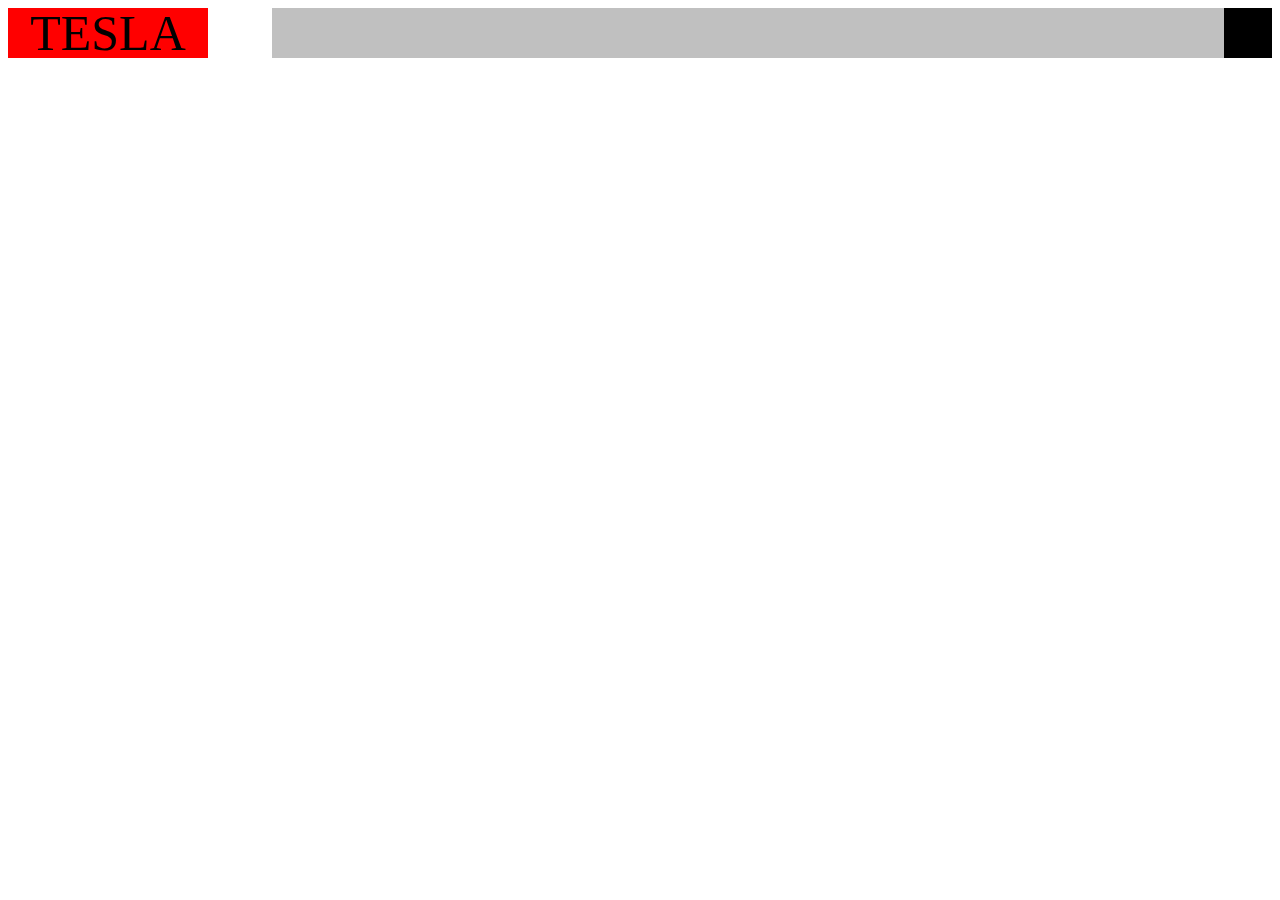
<file: firstproject/index.html>
<!DOCTYPE html>
<html lang="en">
<head>
    <meta charset="UTF-8">
    <meta http-equiv="X-UA-Compatible" content="IE=edge">
    <meta name="viewport" content="width=device-width, initial-scale=1.0">
    <title>Document</title>
    <link rel="stylesheet" href="index.css">
</head>
<body>
    <div class="header">
        <div class="logo">
            TESLA
        
        </div>
        <div class="nav">
            <div class="navs">
                <div class>

                </div>
            </div>

            <div class="small"></div>

        </div>

        </div>

        </div>
    </div>
    
</body>
</html>
</file>
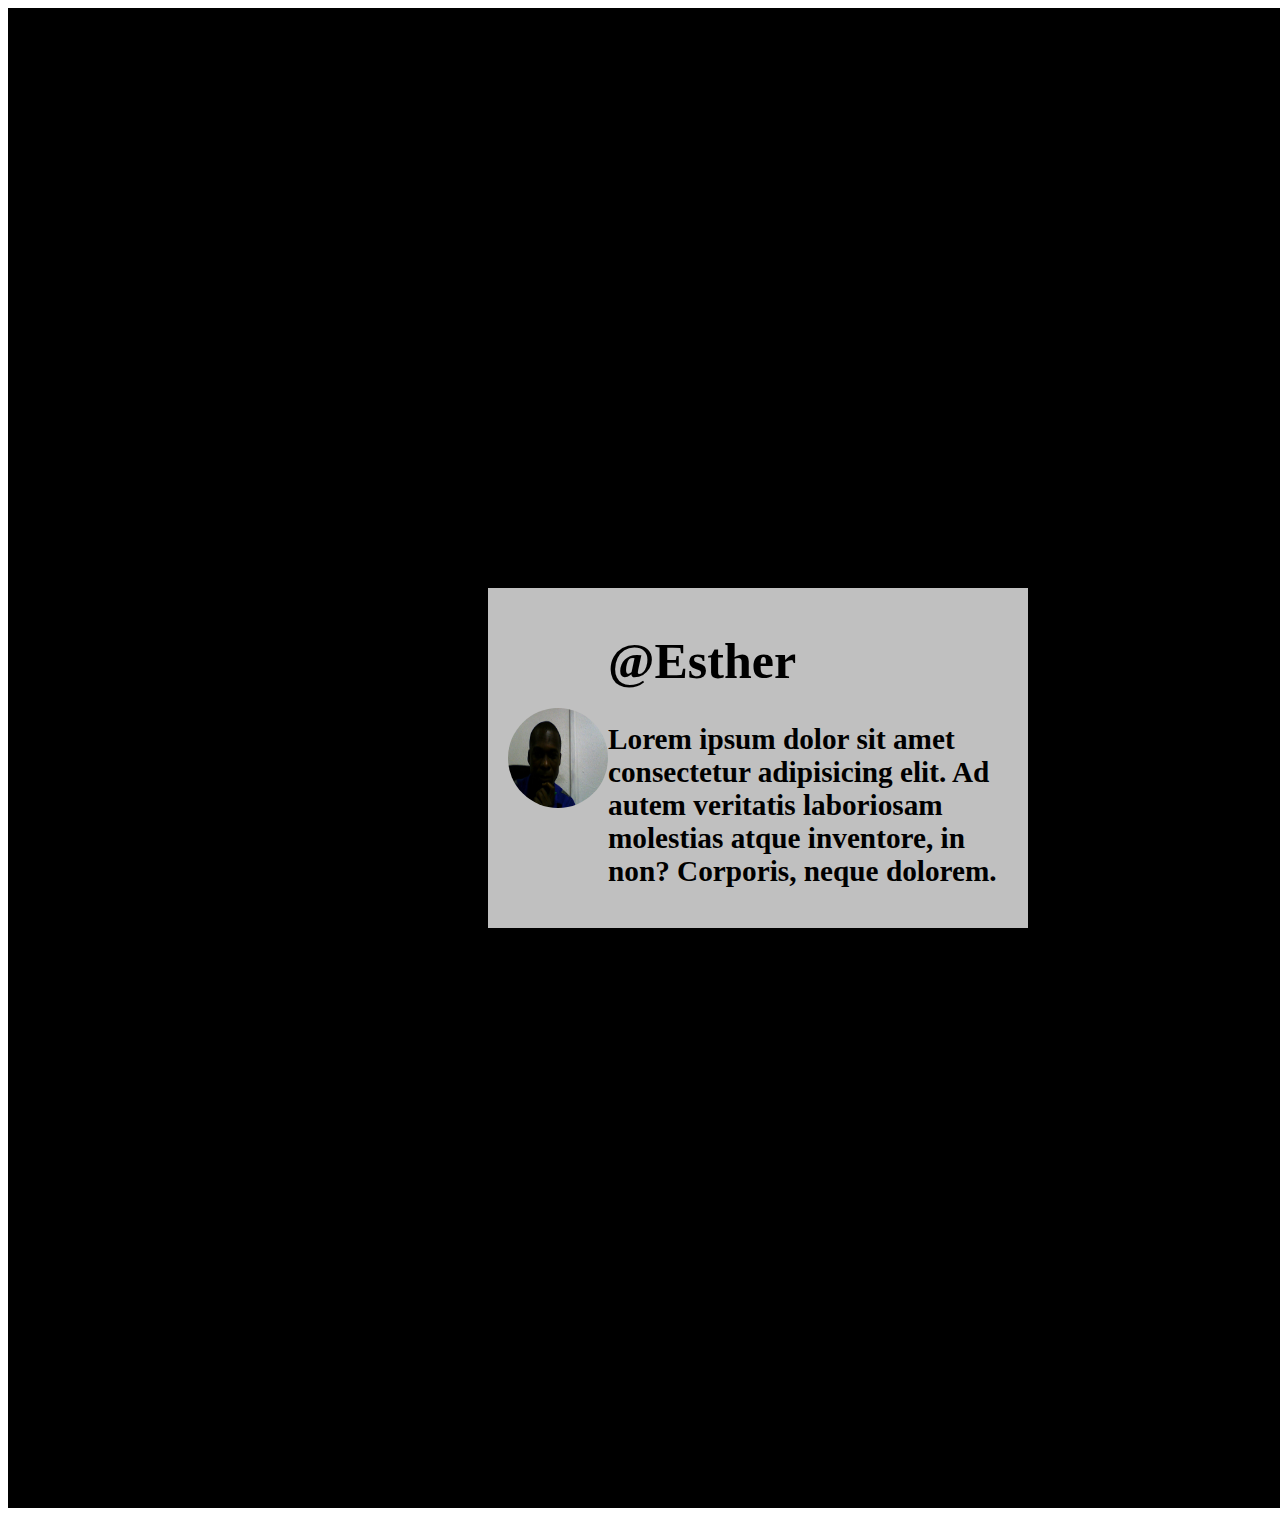
<file: practicehtml/index.html>
<!DOCTYPE html>
<html lang="en">

<head>
    <title>my first website</title>
    <style>
        .container {
            display: flex;
            justify-content: center;
            align-items : center;
            background-color: black;
            height: 1500px;
            width: 1500px;
            font-size: 25px;
        }

        img {
            width: 100px;
            height: 100px;
            border-radius: 100%;
            display: flex;
            align-items: center;
        } 
    </style>
</head>

<body>
     <div class="container">
        <div style="display:flex; 
        height:300px;
        width:500px;
        padding:20px;
        background-color: silver;
        justify-content: center;
        align-items: center;
        ">
            <img src="./New folder/1.jpg" alt="">
            <div class=*left*>
            <h1>@Esther</h1>
            <h3>Lorem ipsum dolor sit amet consectetur adipisicing elit. Ad autem veritatis laboriosam molestias atque
                inventore, in non? Corporis, neque dolorem.</h3>


        </div>
    </div>

    <p></p>
</body>

</html>
</file>
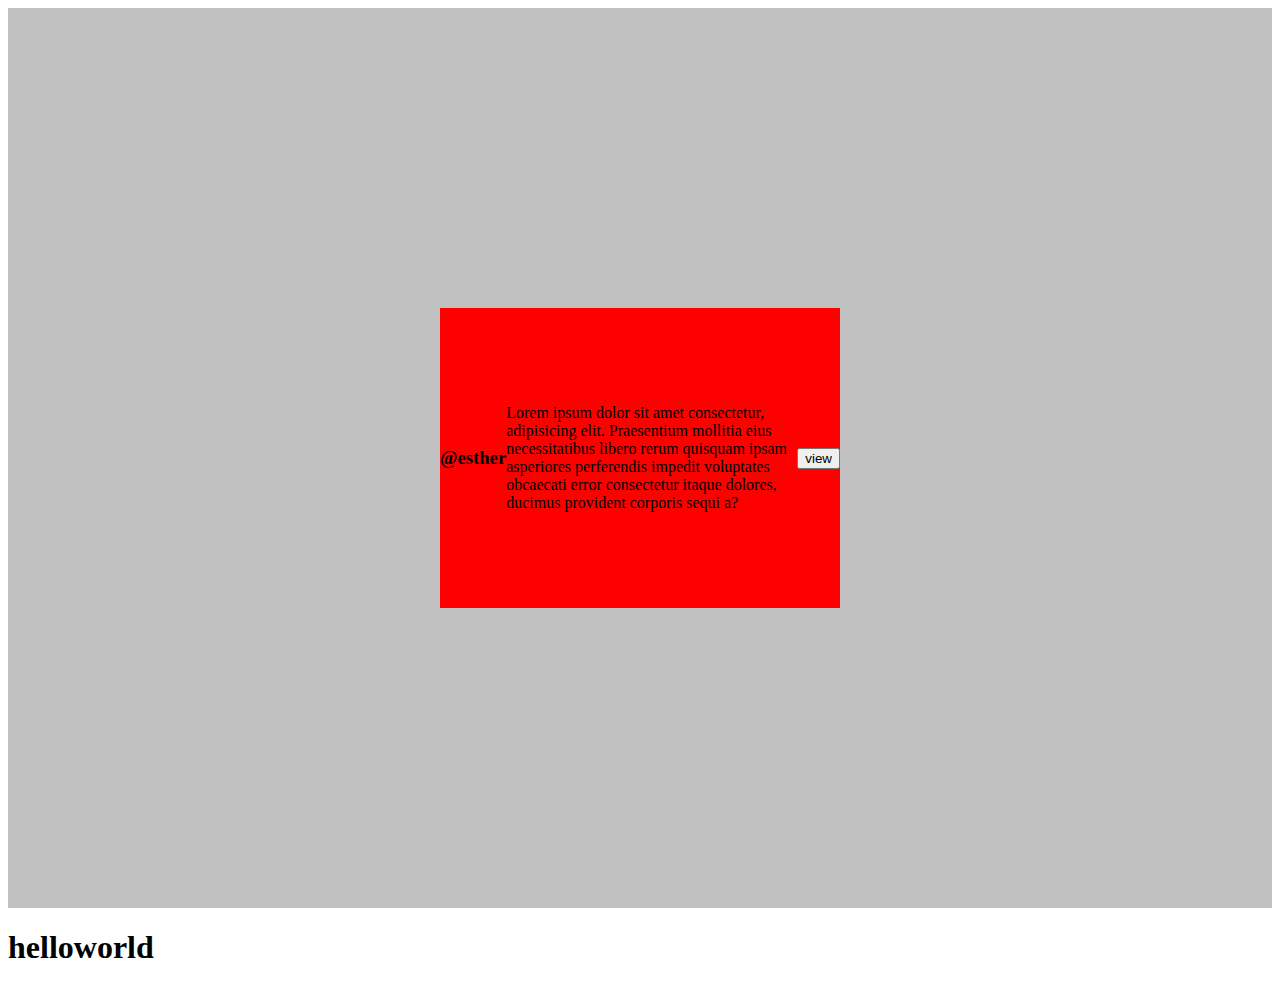
<file: Stying class/index.html>
<!DOCTYPE html>
<html lang="en">
<head>
    
    <title>simple website</title>
    <link rel = "stylesheet" href="style.css"/>
</head>
<body>
    <div class="container">
        <div class="card" >
            <img />
            <h3>@esther</h3>
            <p>Lorem ipsum dolor sit amet consectetur, adipisicing elit. Praesentium mollitia eius necessitatibus libero rerum quisquam ipsam asperiores perferendis impedit voluptates obcaecati error consectetur itaque dolores, ducimus provident corporis sequi a?</p>
            <button>view</button>
        </div>

    </div>
    <h1>helloworld</h1>
</body>
</html>
</file>
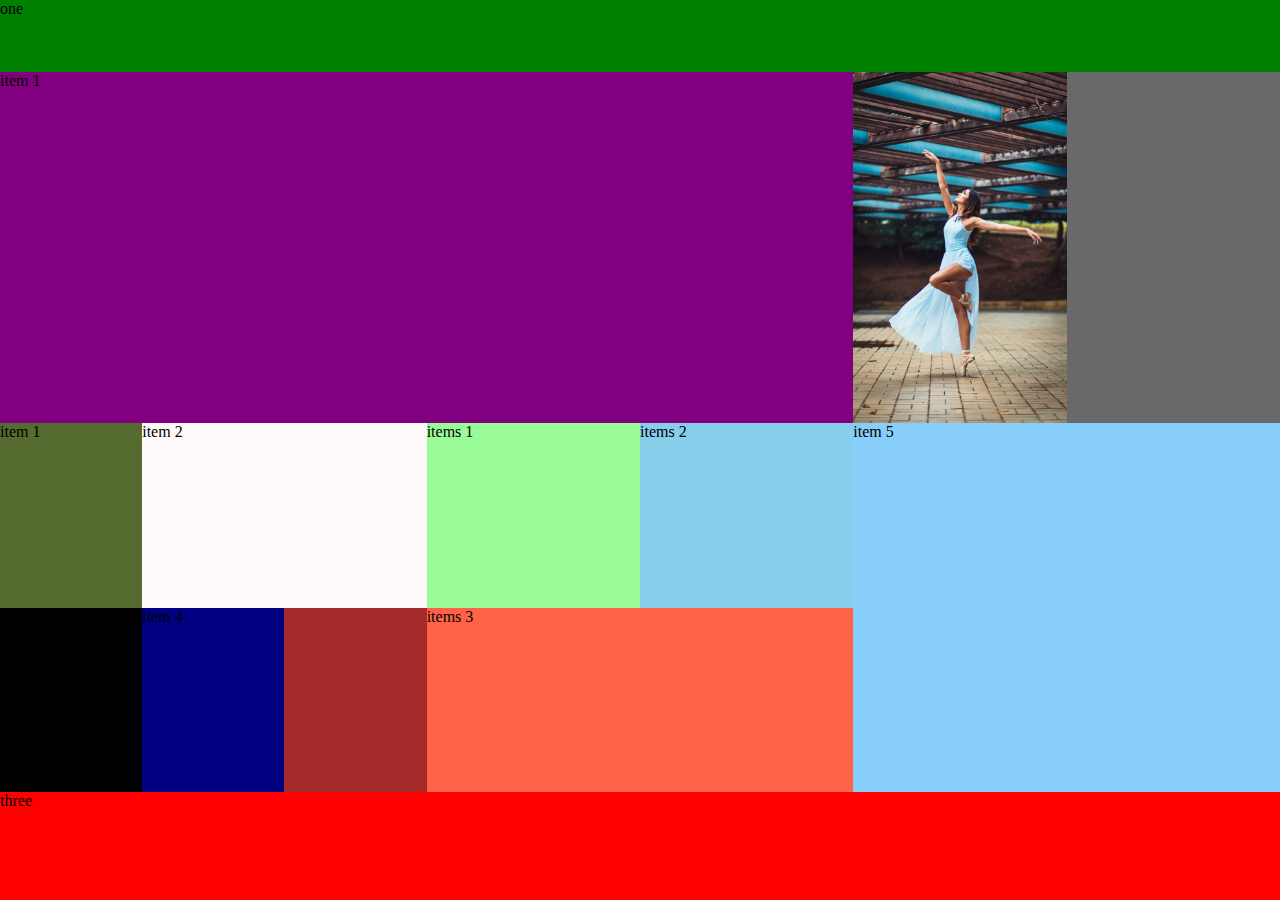
<file: down/display grid/index.html>
<!DOCTYPE html>
<html lang="en">
<head>
    <meta charset="UTF-8">
    <meta http-equiv="X-UA-Compatible" content="IE=edge">
    <meta name="viewport" content="width=device-width, initial-scale=1.0">
    <title>grid</title>
    <link rel="stylesheet" href="./index.css">
</head>
<body>
    <div class="container">
       <div class="header">one </div>
       <div class="middle">
        <div class="item1">item 1</div>
        <div class="item2">
            <div class="one"></div>
            <div class="two"></div>
        </div>
        <div class="item3">
            <div class="three1">item 1</div>
            <div class="three2">item 2</div>
            <div class="three3">item 3</div>
            <div class="three4">item 4</div>
        </div>
        <div class="item4">
            <div class="four1">items 1</div>
            <div class="four2">items 2</div>
            <div class="four3">items 3</div>
        </div>
        <div class="item5">item 5</div> </div>
       <div class="footer">three</div>
    </div>
</body>
</html>
</file>
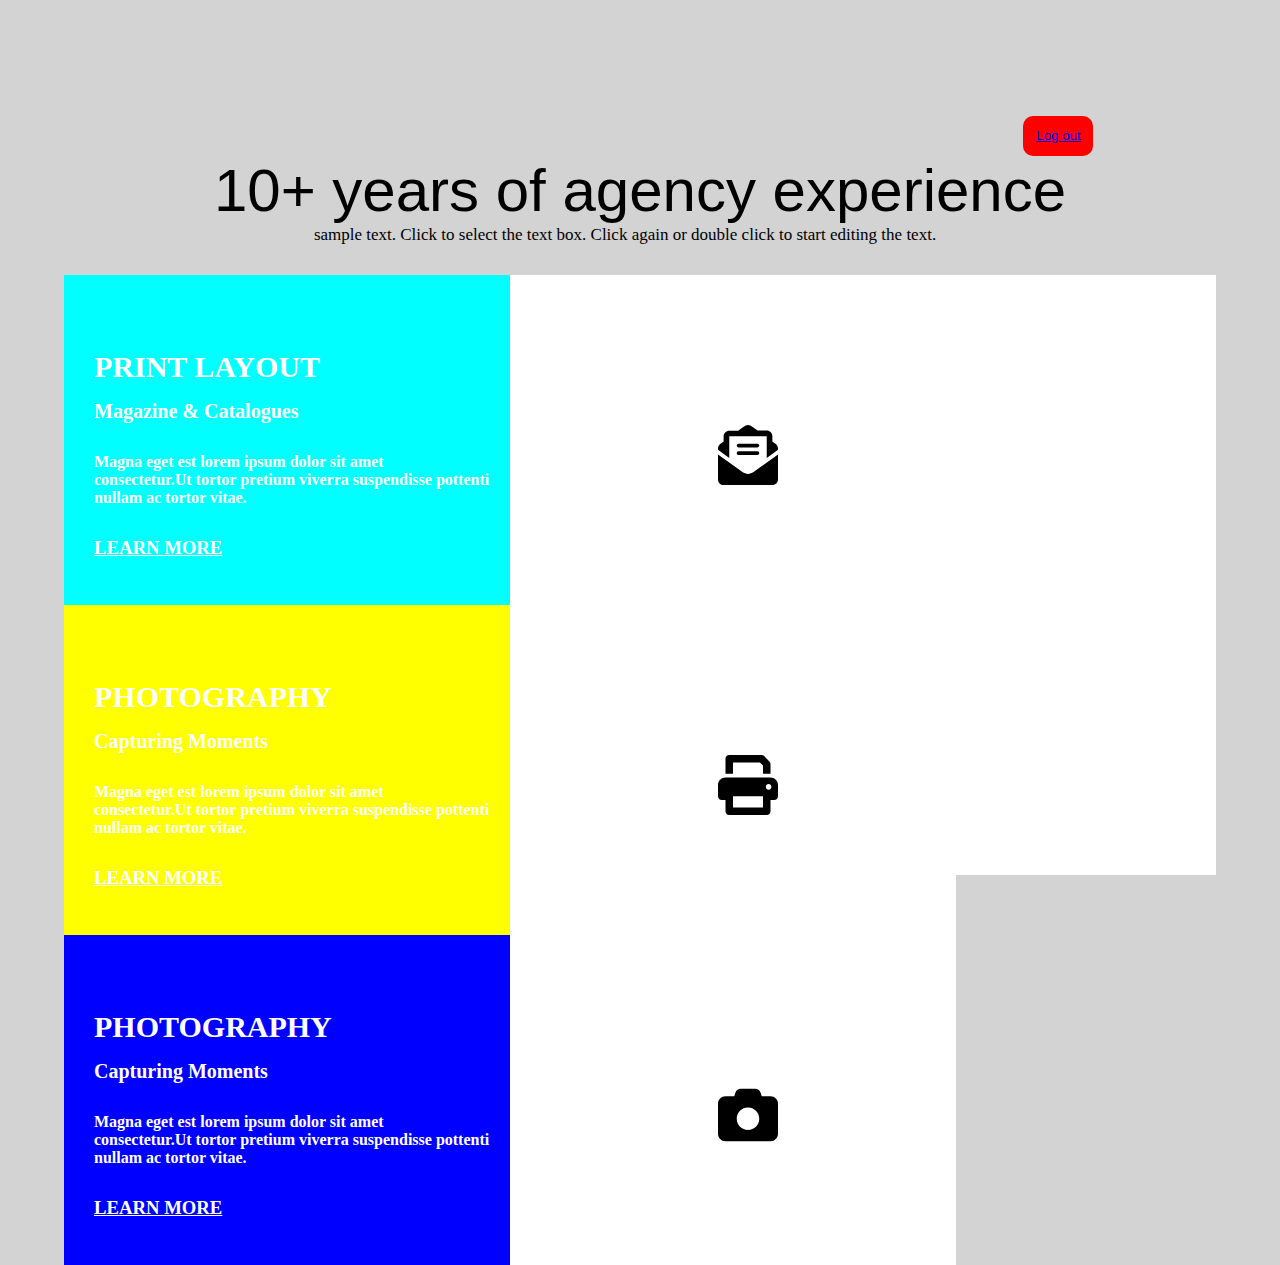
<file: new/newfile/index.html>
<!DOCTYPE html>
<html lang="en">
<head>
    
    <title>newfile</title>
    <link rel="stylesheet" href="./style.css">
</head>
<body>
  <div>
    <div class="head">
      <button><a href="down.html">Log out</a></button>
      <p>10+ years of agency experience</p>
    </div>
    <div>
      <h5> sample text. Click to select the text box. Click again or double click to start editing the text. </h5>
    </div>
  </div>
  <div class="container">
    <div class="box">
      <div>
        <div>
         <h1>PRINT LAYOUT</h1>
        </div>
          <div>
            <h2>Magazine & Catalogues</h2>
          </div>
          <div>
            <h4>Magna eget est lorem ipsum dolor sit amet<br> consectetur.Ut tortor pretium viverra suspendisse pottenti nullam ac tortor vitae.</h1>
          </div>
          <div>
           <h3><U>LEARN MORE</U></h3>
          </div>
      </div>
    </div>
    <div class="box two">
      <img src="./images/message.svg" alt="" class="inside">
    </div>
    <div class="box three">
      <div>
        <div>
         <h1>PHOTOGRAPHY</h1>
        </div>
          <div>
            <h2>Capturing Moments</h2>
          </div>
          <div>
            <h4>Magna eget est lorem ipsum dolor sit amet<br> consectetur.Ut tortor pretium viverra suspendisse pottenti nullam ac tortor vitae.</h1>
          </div>
          <div>
           <h3><U>LEARN MORE</U></h3>
          </div>
      </div>
    </div>
    <div class="box four">
      <img src="./images/printer.svg" alt="" class="inside">
    </div>
    <div class="box five">
      <div>
        <div>
         <h1>PHOTOGRAPHY</h1>
        </div>
          <div>
            <h2>Capturing Moments</h2>
          </div>
          <div>
            <h4>Magna eget est lorem ipsum dolor sit amet<br> consectetur.Ut tortor pretium viverra suspendisse pottenti nullam ac tortor vitae.</h1>
          </div>
          <div>
           <h3><U>LEARN MORE</U></h3>
          </div>
        </div>
    </div>
    <div class="box six">
      <img src="./images/camera.svg" alt="esther" class="inside">
    </div>
  </div>  


</body>
</html>
</file>
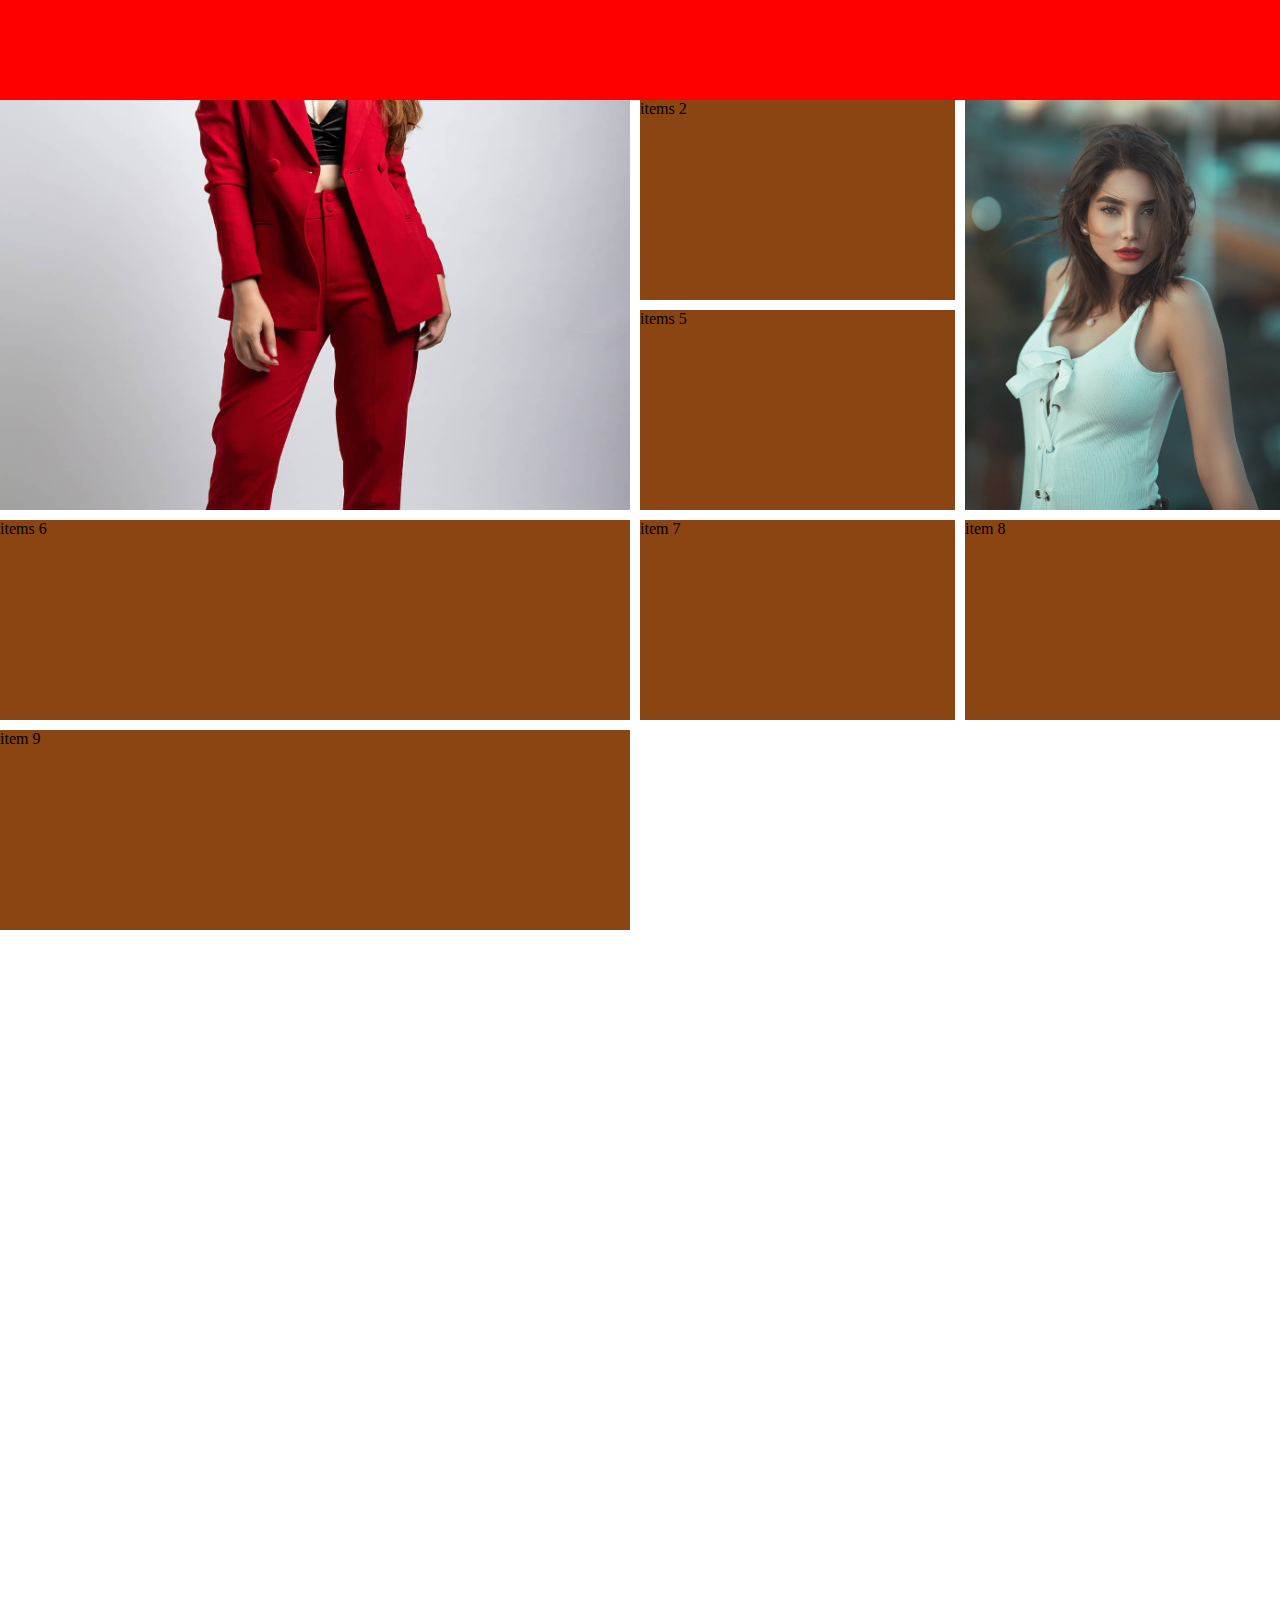
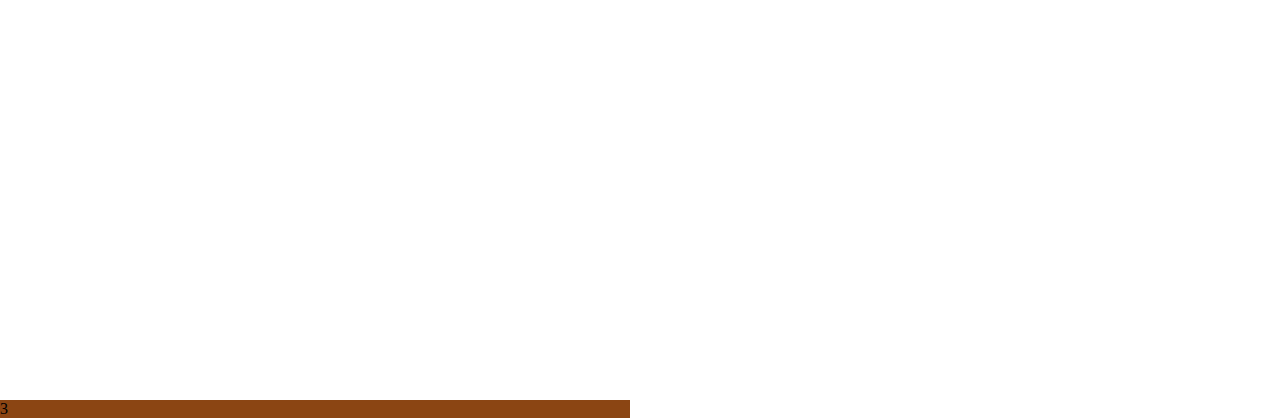
<file: down/display grid/pactice grid/index.html>
<!DOCTYPE html>
<html lang="en">
<head>
    <meta charset="UTF-8">
    <meta http-equiv="X-UA-Compatible" content="IE=edge">
    <meta name="viewport" content="width=device-width, initial-scale=1.0">
    <title>Document</title>
    <link rel="stylesheet" href="./index.css">
</head>
<body>
    <div class="container">
    <div class="header"></div>
    <div class="content">
        <div class="items">
                <img src="./image/284727709_1181295129376127_7382757854527142452_n.jpg">
            </div>
        <div class="items">items 2</div>
        <div class="items">3</div>
        <div class="items">
            <img src="./image/294168767_1201666420394900_4707610409844631683_n.jpg">
        </div>
        <div class="items">items 5</div>
        <div class="items">items 6</div>
        <div class="items">item 7</div>
        <div class="items">item 8</div>
        <div class="items">item 9</div>
    </div>
    <div class="footer"></div>
</div>
    
</body>
</html>
</file>
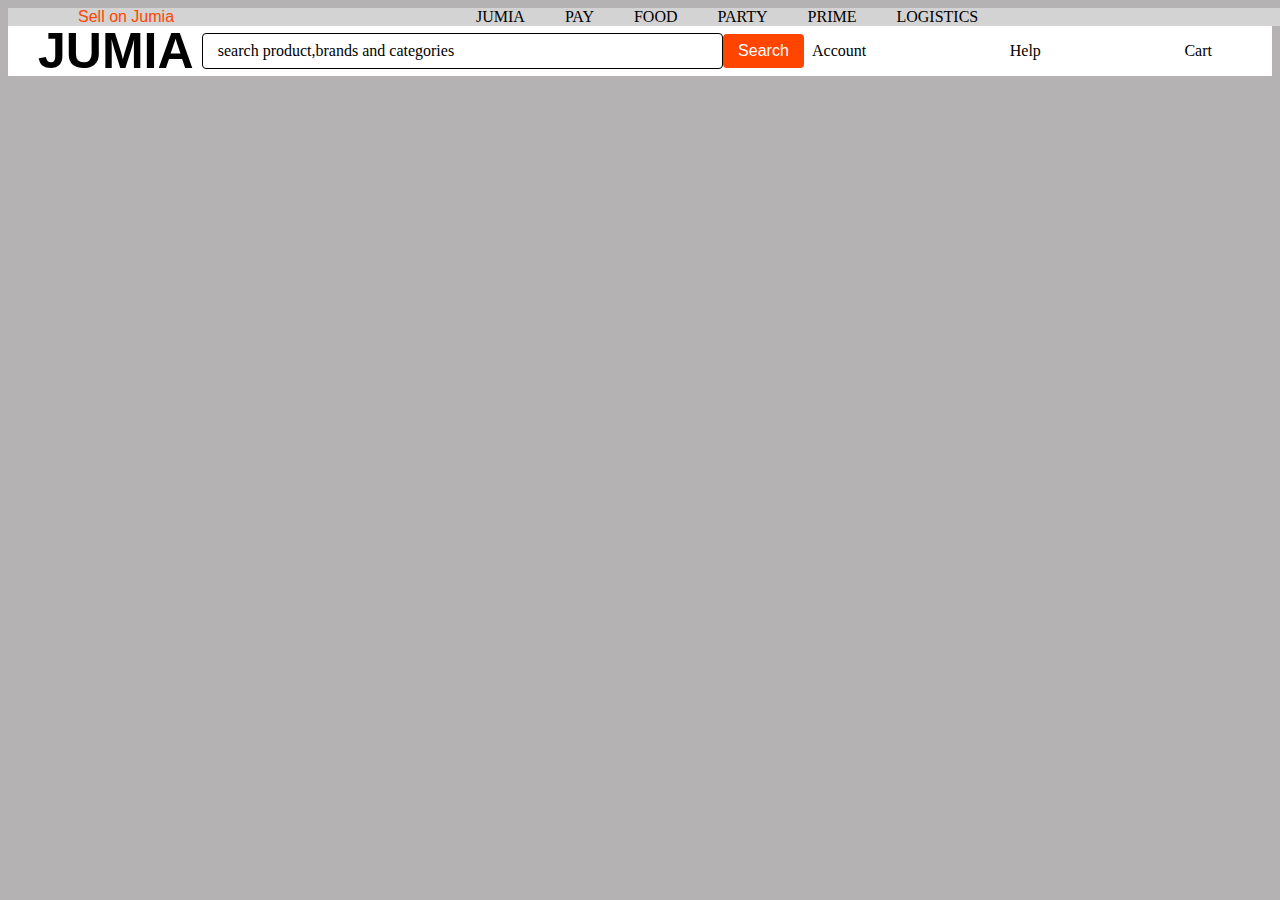
<file: firstproject/image/Jumia/index.html>
<!DOCTYPE html>
<html lang="en">
<head>
    <title>Document</title>
    <link rel ="stylesheet" href="./style.css">
</head>
<body>
    <div class ="header">
        <div class ="aa">
            Sell on Jumia
        </div>
        <div class="bb">
            <div class="box box1">JUMIA</div>
            <div class="box box2">PAY</div>
            <div class="box box3">FOOD</div>
            <div class="box box4">PARTY</div>
            <div class="box box5">PRIME</div>
            <div class="box box6">LOGISTICS</div>
        </div>
    </div>
    
    <div class="body">
        <div class="big">JUMIA</div>
        <div class="bigger">
            <div class="bigger1">search product,brands and categories</div>
            <div class="bigger2">Search</div>
        </div>
        <div class="biggest">
            <div class="biggest1">Account</div>
            <div class="biggest2">Help</div>
            <div class="biggest3">Cart</div>
        </div>
    </div>
</body>
</html>
</file>
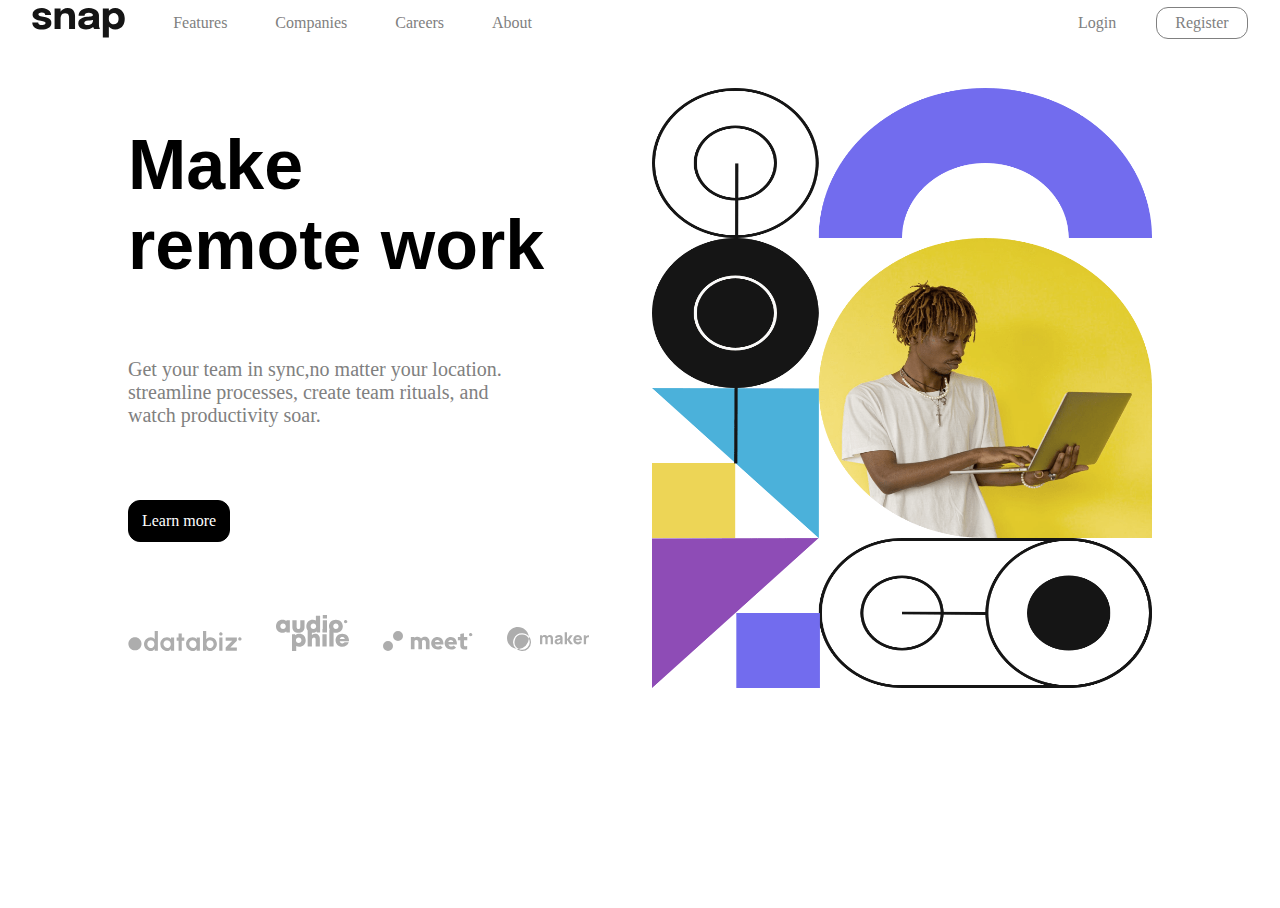
<file: firstproject/image/Jumia/padding/index.html>
<!DOCTYPE html>
<html lang="en">
<head>
    <meta charset="UTF-8">
    <meta http-equiv="X-UA-Compatible" content="IE=edge">
    <meta name="viewport" content="width=device-width, initial-scale=1.0">
    <title>Document</title>
    <link rel="stylesheet" href="./index.css">
</head>
<body>
    <div class="container">
        <div class="header">
            <div class="wrapper">
                <div class="bigBox">
                    <img class="logo" src="./images/logo.svg">
                    <div class="two">Features</div>
                    <div class="three">Companies</div>
                    <div class="four">Careers</div>
                    <div class="five">About</div>
                </div>
                <div class="navLink">
                    <div class="six">Login</div>
                    <div class="seven">Register</div>
                </div> 
            </div>
        </div>
       <div class="second">
            <div class="wrapperTwo">
                <div class="bodyOne">
                    <h1>Make<br> remote work</h1>
                    <div class="point">Get your team in sync,no matter your location. streamline processes, create team rituals, and watch productivity soar.</div>
                    <div class="click">Learn more</div>
                    <div class="under">
                           <img src="./images/client-databiz.svg" alt="">
                          <img src="./images/client-audiophile.svg" alt="">
                         <img src="./images/client-meet.svg" alt="">
                         <img src="./images/client-maker.svg" alt="">
                    </div>
                </div>
                <div class="pics">
                  <img src="./images/image-hero-desktop.png" alt="">
                </div>
            </div>
        </div>
     </div>
</body>
</html>
</file>
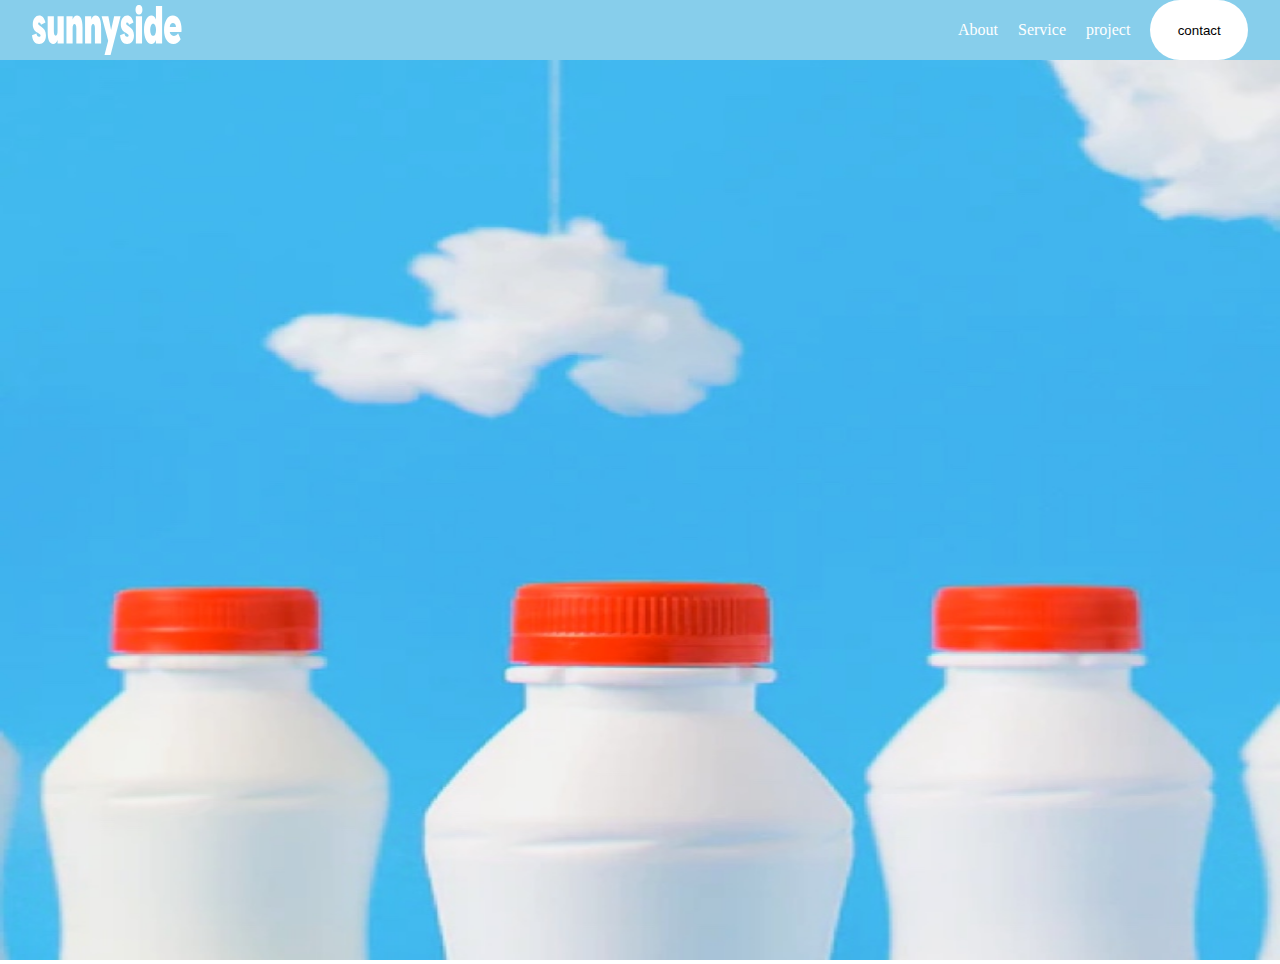
<file: firstproject/image/Jumia/sunnyside/asset/index.html>
<!DOCTYPE html>
<html lang="en">
<head>
    <title>fruits</title>
    <link rel="stylesheet" href="./index.css">
</head>
<body>
    <div class="container">
        <!-- header -->
        <div class="header">
            <!-- header wrap -->
            <div class="wrapper">
                <!-- logo -->
                <img class="logo" src="../images/logo.svg"/>
                <!-- navigation link -->
                <div class="navigation_link">
                  <!-- nav link -->
                  <div class="nav">About</div>
                  <div class="nav">Service</div>
                  <div class="nav">project</div>
                  <!-- button tag -->
                  <button class="button">contact</button>
                </div>

            </div>

        </div>
        <img class="pics" src="../images/image.jpg">

        </div>
    </div>
</body>
</html>
</file>
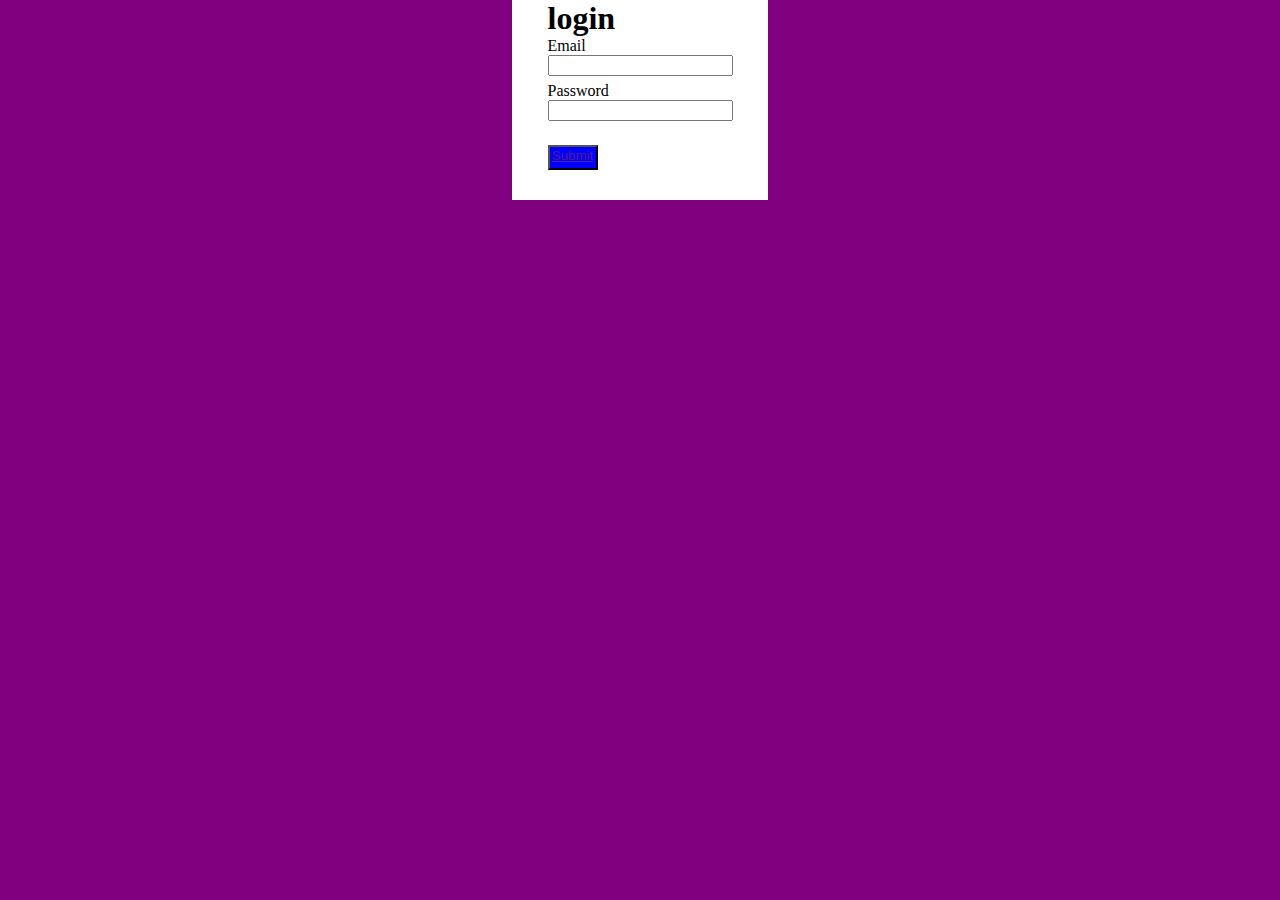
<file: down/down.html>
<!DOCTYPE html>
<html lang="en">
<head>
    
    <title>Document</title>
    <link rel="stylesheet" href="./down.css">
</head>
<body>
    <div class="mainscreen">
      <form action="card">
         <h1>login<br></h1>
         <label for="mail">Email<br><input type=""></label><br>
         <label for="key">Password<br><input/><br></label><br>
         <button><a href="">Submit</a></button>     
      </form>
    </div>
</body>
</html>
</file>
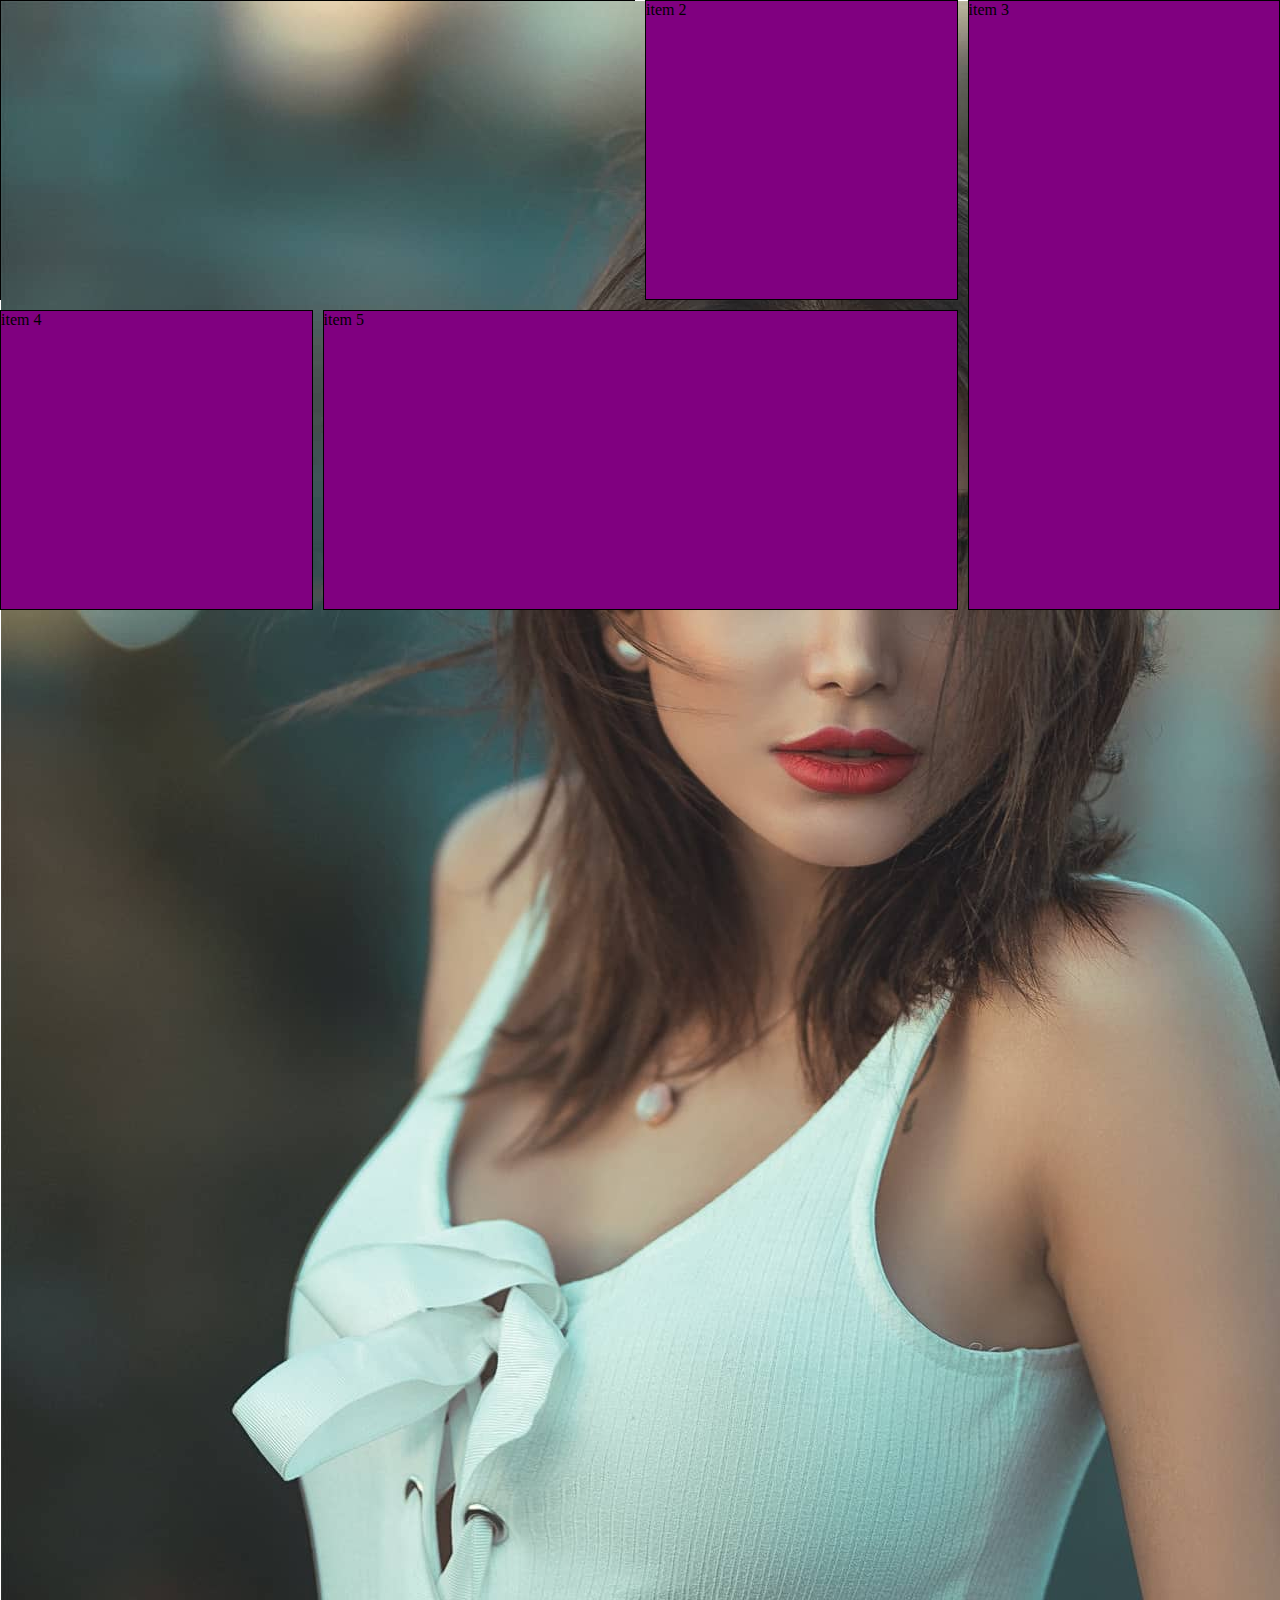
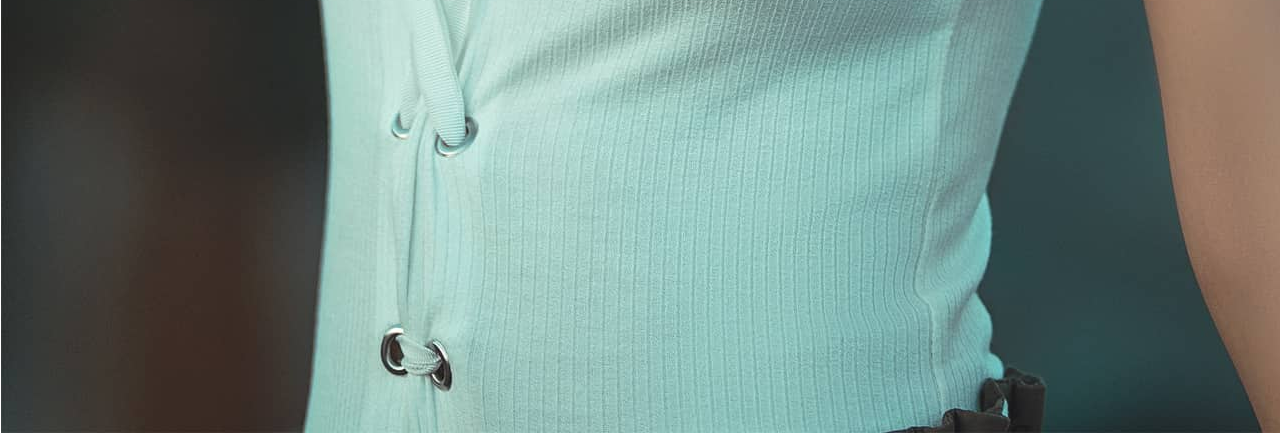
<file: grid pexels/grid area/grid.html>
<!DOCTYPE html>
<html lang="en">
<head>
        <title>Grid area</title>
    <link rel="stylesheet" href="./grid.css">
</head>
<body>
    <!-- <div class="header">header</div>
    <div class="navigation">navigation</div>
    <div class="content">content</div>
    <div class="sidebar">sidebar</div>
    <div class="notification">notification</div>
    <div class="footer">footer</div> -->
    <div class="items1">
        <img src="./image/294168767_1201666420394900_4707610409844631683_n.jpg">
    </div>
    <div class="items2">item 2</div>
    <div class="items3">item 3</div>
    <div class="items4">item 4</div>
    <div class="items5">item 5</div>
</body>
</html>
</file>
<file: firstproject/index.css>
.header{
height: 50px;
width: 100%;
display: flex;
justify-content: space-between;

}
 
.logo{
    height: 50px;
    width: 200px;
    background-color: red;
    font-size: 50px;
    display: flex;
    justify-content:center ;
    align-items: center;

}
.nav{
    height: 50px;
    width: 1000px;
    background-color: lightgrey ;
    display: flex;
    justify-content: center;
}

.navs{
    height: 50px;
    width: 1000px;
    background-color: silver ;
    display: flex;
    
    
}


.small{
    height: 50px;
    width: 50px;
    background-color: black;
}
</file>
<file: Stying class/style.css>
.container {
    height: 100vh;
    width: 100%;
    background-color: silver;
    display: flex;
    justify-content: center ;
    align-items: center;
}
.card {
    width: 400px;
    height: 300px;
    background-color: red;
    display: flex;
    justify-content: center;
    align-items: center;
}
</file>
<file: down/display grid/index.css>
*{
    margin: 0;
    padding: 0;
}
.container{
    height: 100vh;
    width: 100%;
    background-color: aqua;
}
.header{
    background-color: green;
    height: 8%;
}
.middle{
    background-color: yellow;
    height: 80%;
    display: grid;
    grid-template-columns: repeat(3, 1fr);

}
.footer{
    background-color: red;
    height: 12%;
}
.item1{
    background-color: purple;
    grid-column: span 2;
}
.item2{
    background-color: peru;
    display: grid;
    grid-template-columns: repeat(2, 1fr);
}
.one{
    background-color: lawngreen;
    background-image: url("./image/balle.jpg");
    background-position: center;
    background-repeat: no-repeat;
    background-size: cover;
}
.two{
    background-color: dimgrey;
}
.item3{
    background-color: brown;
    display: grid;
    grid-template-columns: repeat(3,1fr);
}
.three1{
    background-color: darkolivegreen;
}
.three2{
    background-color: snow;
    grid-column: 2/4;
}
.three3{
    background-color: black;
}
.three4{
    background-color: navy;
}
.item4{
    background-color: deeppink;
    display: grid;
    grid-template-columns: repeat(2,1fr);
}
.four1{
    background-color: palegreen;
}
.four2{
    background-color:skyblue;
}
.four3{
    background-color: tomato;
    grid-column: 1/3;
}
.item5{
    background-color: lightskyblue;
}
</file>
<file: new/newfile/style.css>
*{
    margin:0 ;
    padding: 0;
}
button{
    margin-left: 95%;
    width: 70px;
    height: 40px;
    border-radius: 10px;
    border: none;
    outline: none;
    background-color: red;
    margin-top: 90px;
}
body{
    width: 100%;
    height: 100vh;
    background-color: lightgray;
    display: flex;
    justify-content: center;
    align-items: center;
/* margin: 20px; */
    /* padding-top: 70px; */
    display: flex;
    flex-direction: column;
    justify-content: center;
    align-items: center;
}
h1{
    width: 800px;
    height: 40px;
    font-size: 40px;
    margin-bottom: 10px;
}
h5{
  width: 680px;
  height: 30px;
  font-size: 17px;
  padding-left:20px;
  margin-left: 80px;
  padding-bottom: 20px;
  font-weight: 400;
  
}
.container{
    width: 90%;
    height: 600px;
    background-color: white;
    display: flex;
    flex-wrap: wrap;
}
.box{
    width: 416px;
    height: 300px;
    background-color: aqua;
    padding-top: 30px;
    padding-left: 30px;
    
    display: flex;
    align-items: center;
}
h1{
    font-size: 30px;
    color: white;
}
h2{
    font-size: 20px;
    color: white;
}
h4{
    color: white;
    width: 400px;
    padding-bottom: 30px;
    margin-right: 90px;
    padding-top: 30px;
    
}
p{
    font-size: 60px;
    font-family: 'Segoe UI', Tahoma, Geneva, Verdana, sans-serif;
}
h3{
    color: white;
}

.box.two{
    background-color: white;
    display: flex;
    justify-content: center;
    align-items: center;
}
.inside{
    width: 60px;
    height: 80px;
    color:grey;
}
.box.three{
    background-color: yellow;
}
.box.four{
    background-color: white;
    display: flex;
    justify-content: center;
    align-items: center;
}
.middle{
    background-color: silver;
    width: 90px;
    height: 90px;
}
.box.five{
    background-color: blue;
}
.box.six{
    background-color: white;
    display: flex;
    justify-content: center;
    align-items: center;
}
.inbetween{
    width: 90px;
    height: 90px;
    background-color: silver;
}
</file>
<file: down/display grid/pactice grid/index.css>
*{
    margin: 0;
    padding: 0;
}
.container{
    height: 100vh;
    display: grid;
    grid-template-rows: 100px 80vh 70px;
    
}

.header{
    background-color: red;
}
.content{
    display: grid;
    grid-template-columns: 2fr 1fr 1fr;
    grid-template-rows: repeat(9, 200px);
    gap: 10px;

}
.items{
    background-color: saddlebrown;
}
/* .footer{
    background-color: green;
} */
.items:nth-of-type(1){
    grid-row: span 2;
}
.items:nth-of-type(4){
    grid-row: span 2;
}
.items:nth-of-type(3){
    grid-row: span2;
}
img{width: 100%;
    height: 100%;
    object-fit: cover;
}
</file>
<file: firstproject/image/Jumia/style.css>
body {
    background-color: rgb(180, 178, 178);
}

.header{
    width: 100vw;
    background-color: lightgray;
    display: flex;
    align-items: center;
    justify-content: space-between;

}

.aa {
    margin-left: 70px;
    color: orangered;
    font-family: 'Segoe UI', Tahoma, Geneva, Verdana, sans-serif;
}

.bb{
    display: flex;
    flex-direction: row;
    align-content: center;
    width: 65%;
}

.box {
    margin: 0 20px;
}

.body{
    background-color: white;
    display: flex;
    justify-content: space-between;
    padding: 0 30px;
    height: 50px;
}

.big{
    display: flex;
    justify-content: center;
    align-items: center;
    font-size: 50px;
    font-weight: 600;
    font-family: 'Segoe UI', Tahoma, Geneva, Verdana, sans-serif;
}

.bigger1 {
    border: 1px solid black;
    padding: 8px 15px;
    border-radius: 4px;
    width: 500px;
}

.bigger{
    width: 50%;
    display: flex;
    justify-content: space-between;
    align-items: center;
}

.bigger2 {
    background-color: orangered;
    color: white;
    padding: 8px 15px;
    border-radius: 4px;
    font-family: 'Segoe UI', Tahoma, Geneva, Verdana, sans-serif;
    display: flex;
    justify-content: center;
    align-items: center;
}

.biggest{
    display: flex;
    width: 400px;
    justify-content: space-between;
    align-items: center;
    margin-right: 30px;
}
</file>
<file: firstproject/image/Jumia/padding/index.css>
*{
    margin: 0;
    padding: 0;
}
.container{
    width: 100%;
    height: 100vh;
    background-color: white;
    padding-top: 8px;
}
.header{
    width: 100%;
    height: 30px;
    display: flex;
    justify-content: center;
}
.wrapper{
    width: 95%;
    height: 100%;
    color: grey;
    background-color: white;
    display: flex;
    flex-direction: row;
    justify-content: space-between;
}
.bigBox{
    width: 500px;
    height: 100%;
    display: flex;
    justify-content: space-between;
    align-items: center;
}
.logo{
    height:100%;
    width: ;
    
}
.navLink{
    width: 500px;
    height: 100%;
    display: flex;
    justify-content: flex-end;
    justify-content: space-between;
    align-items: center;
}
.six{
    padding-left: 330px;
}
.seven{
    height: 100%;
    width: 90px;
    border: 1px solid gray;
    border-radius: 12px;
    display: flex;
    justify-content: center;
    align-items: center;
    
}
.second{
    display: flex;
    justify-content: center;
    padding-top: 50px;
}
.wrapperTwo{
    width: 80%;
    height:100% ;
    display: flex;
    justify-content: space-between;

}
.bodyOne{
    display: flex;
    flex-direction: column;
    justify-content: space-around;
}
h1{
    font-size: 70px;
    width: 100%;
    font-family: 'Segoe UI', Tahoma, Geneva, Verdana, sans-serif;
    padding-top:  -1px;
}
.point{
    width: 400px;
    padding-bottom: -3px;
    font-size: 20px;
    color: grey;
}
.click{
    width: 100px;
    height: 40px;
    border: 1px solid black;
    border-radius: 12px;
    background-color: black;
    color: white;
    display: flex;
    justify-content: center;
    align-items: center;
}

.pics img{
    width: 500PX;
    height: 600PX;
}

.under  img {
    margin-right: 30px;
}
</file>
<file: firstproject/image/Jumia/sunnyside/asset/index.css>
*{
    margin: 0;
    padding: 0;
}
.container{
    width: 100%;
    height: 100vh;
    background-position: center;
    background-color: skyblue;
    background-repeat:no-repeat;
    background-image: cover;
}
.header{
    width: 100%;
    display: flex;
    justify-content: center;
}
.wrapper{
    width: 95%;
    height: 100%;
    justify-content: space-between;
    display: flex;
    align-items: center;


}
.logo{
    width: 150px;
    height: 50px;
}
.navigation_link{
    height: 100%;
    width: 300px;
    display: flex;
    justify-content: space-between;
    align-items: center;
    padding-right: 10;
    color: white;
}
.button{
    width: 130px;
    height: 60px;
    margin-left: 10px;
    border-radius: 50px;
    outline: none;
    color: black;
    border: none;
    background-color: white;
}
.nav{
    margin: 0 10px;
}
.pics{
    height: 100%;
    width: 100%;
}
</file>
<file: down/down.css>
*{
    margin: 0px;
}
body{
    width: 100%;
    height: 100vh;
    background-color: purple;
    display: flex;
    justify-content: center;
    align-content: center;
}
h3{
    font-weight: bold;
    display: flex;
    justify-content: center;
}
.mainscreen{
    width: 20%;
    height: 200px;
    background-color: white;
    display: flex;
    justify-content: space-around;
}
input{
    margin-bottom: 6px;
}
mail{
    margin-bottom: 5px;
}
button{
    width: 50px;
    height: 25px;
    background-color: blue;
    display: flex;
    justify-content: center;
}
</file>
<file: grid pexels/grid area/grid.css>
*{
    margin: 0;
    padding: 0;
}
body{
    display: grid;
    height: 100vh;
    grid-template-areas: 
    "items1 items1 items2 items3 "
    "items4 items5 items5 items3";
    grid-template-columns: 1fr 1fr 1fr 1fr ;
    grid-template-rows: 300px 300px;
    gap: 10px;
    /* display: grid;
    height: 100vh;
    grid-template-areas: 
    "navigation head head notification"
    "navigation content sidebar notification"
    "navigation footer footer notification" ;
    grid-template-columns: 1fr 5fr 2fr 1fr;
    grid-template-rows: 70px 1fr 100px 70px; */
}
.items1,.items2,.items3,.items4,.items5{
    background-color: purple;
    border: 1px solid black;
}
.items1{
    grid-area: items1;
}
.items3{
    grid-area: items3;
}
.items5{
    grid-area: items5;
}
.img{
    height: 100%;
    width: 100%;
    border-radius: 50px;
}
/* .header{
    grid-area: head;
}
.navigation{
    grid-area: navigation;
}
.content{
    grid-area: content;
}
.footer{
    grid-area: footer;
}
.notification{
    grid-area: notification;
}
.header,.navigation,.content,.sidebar,.footer,.notification{
    background-color: blue;
    border: 1px solid black;
} */
</file>
